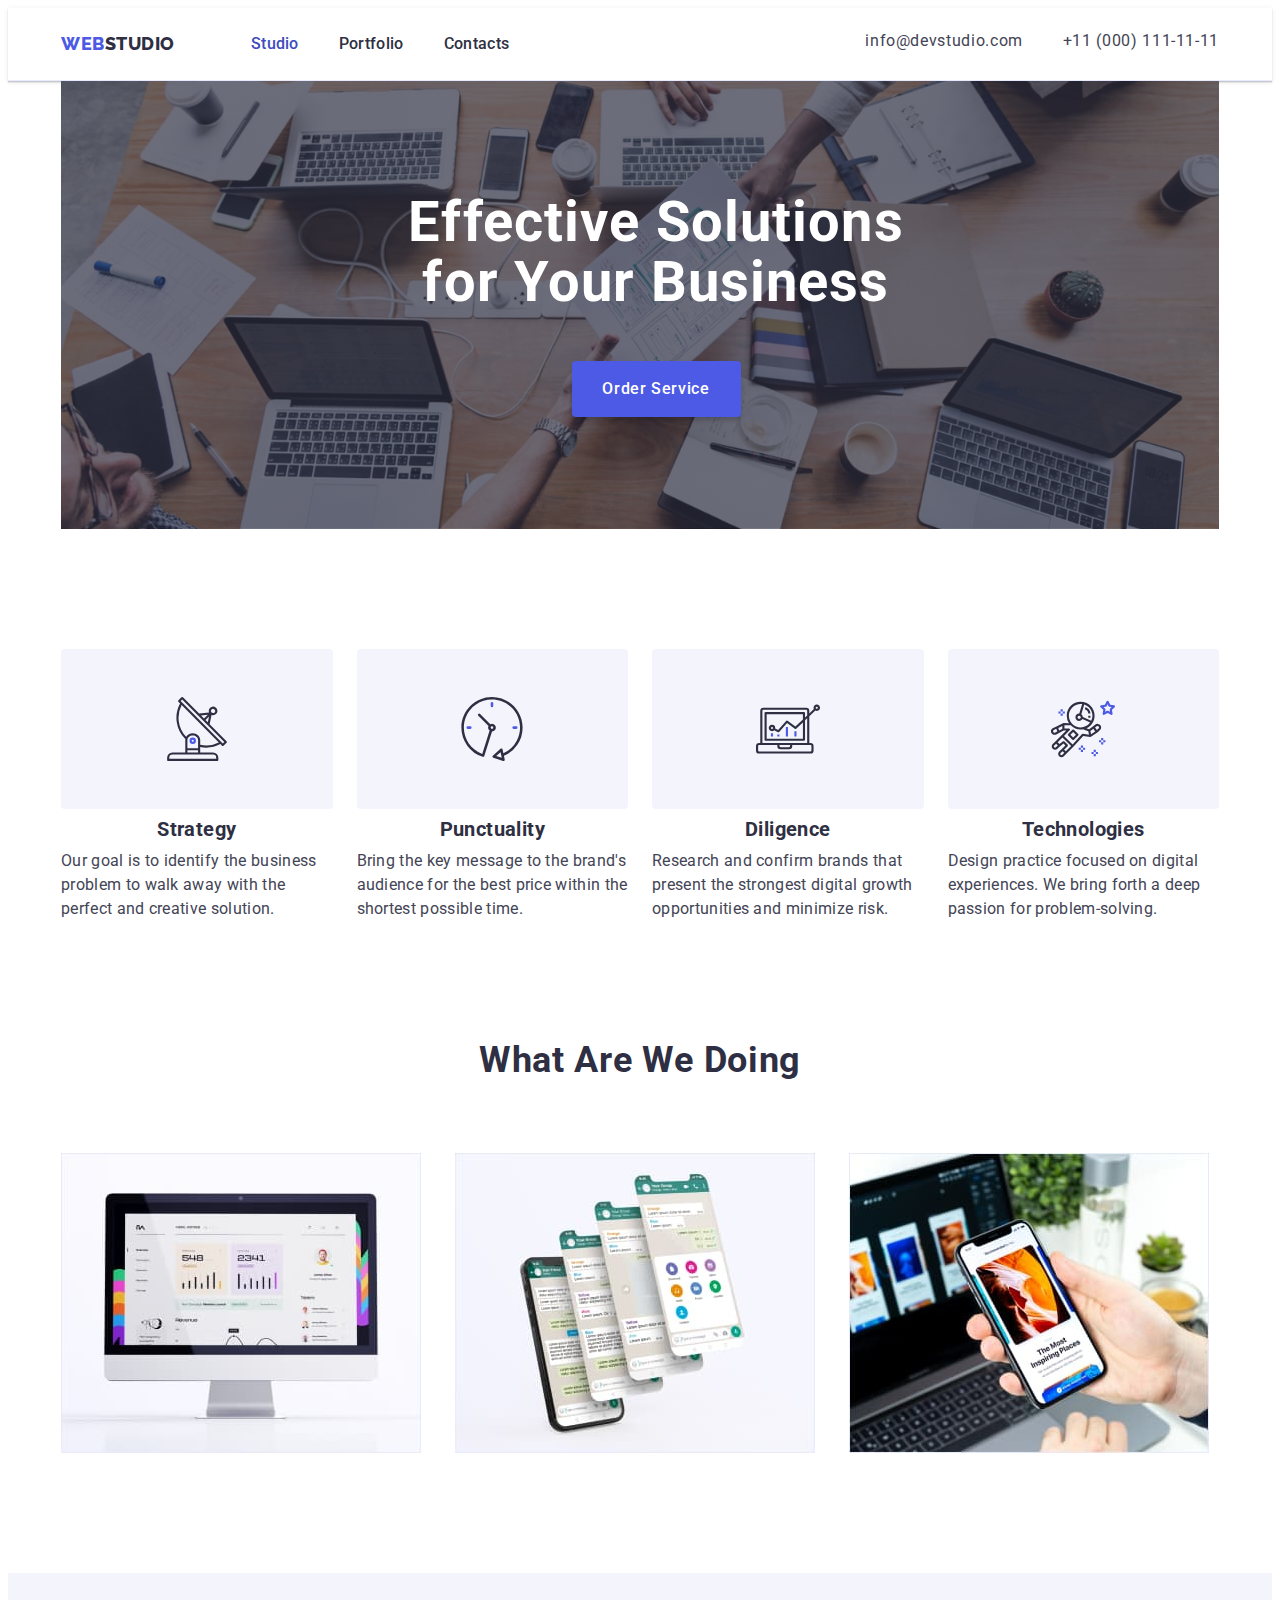
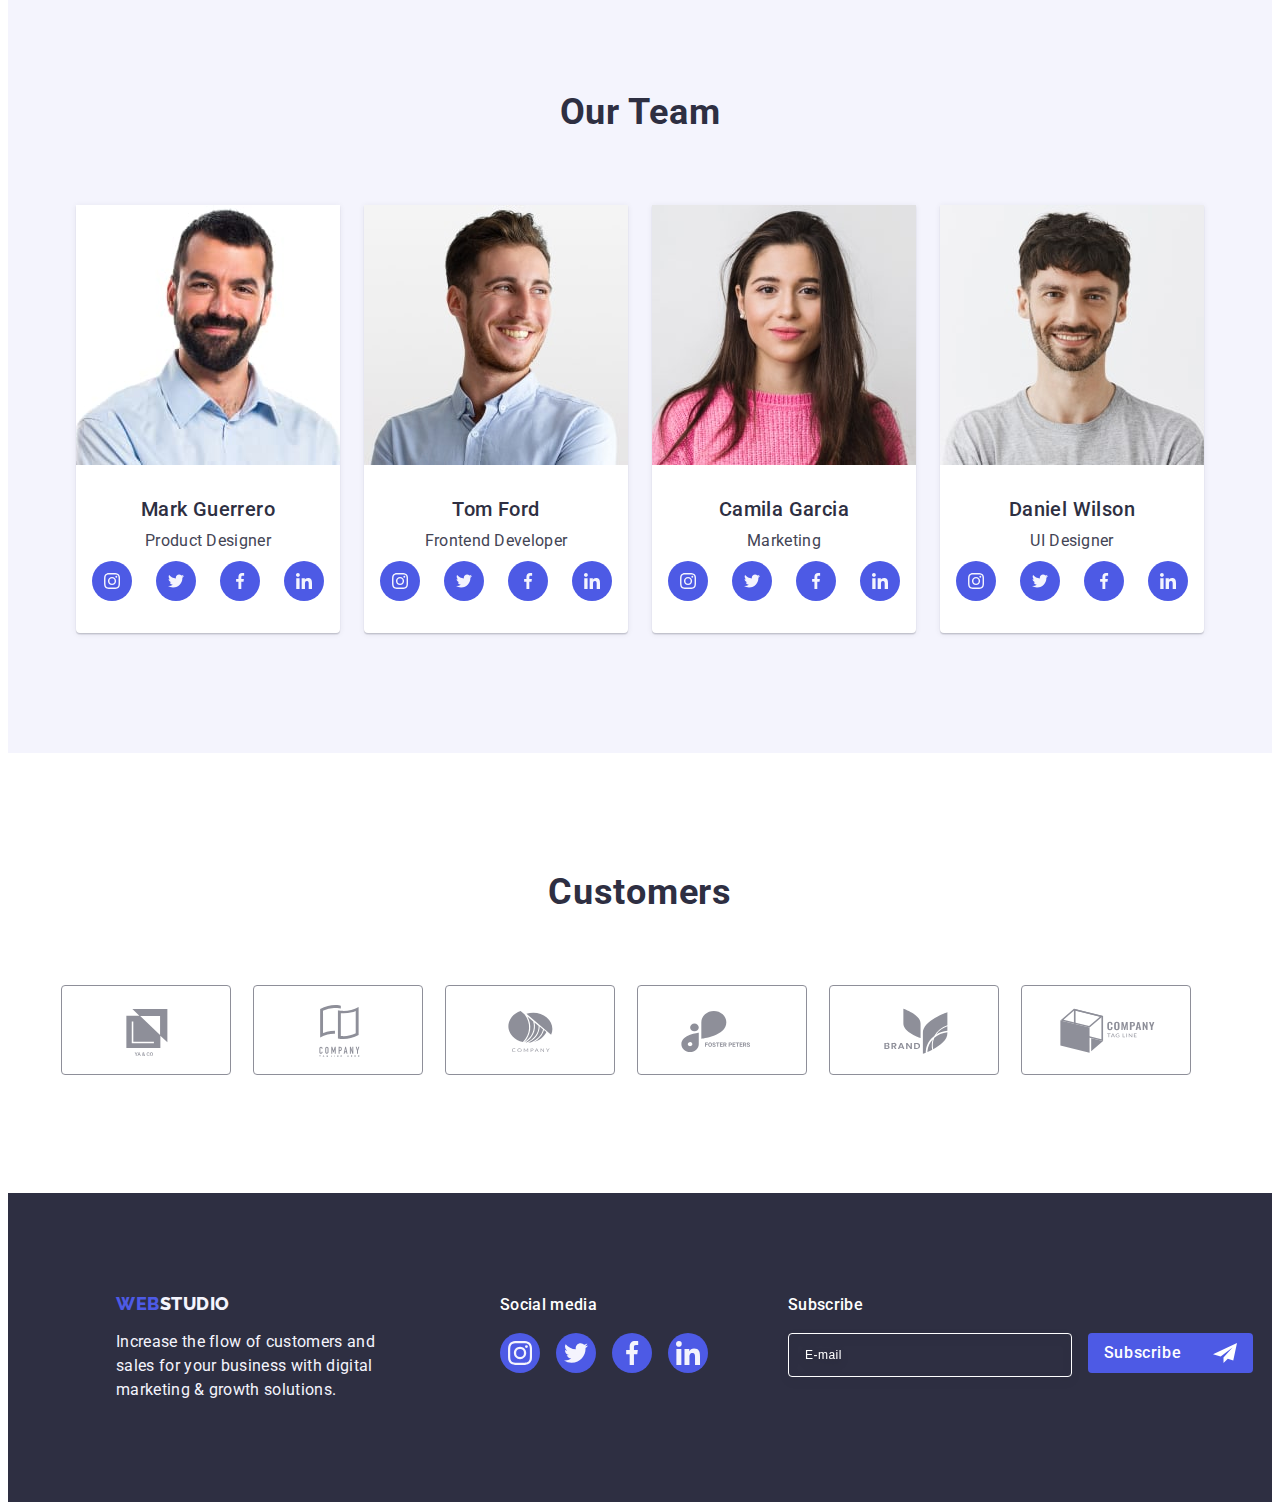
<file: index.html>
<!DOCTYPE html>
<html lang="en">
  <head>
    <meta charset="UTF-8" />
    <meta
      name="viewport"
      content="width=device-width, initial-scale=1.0"
    />
    <title>WebStudio</title>
    <!-- NORMALIZE NORMALIZE NORMALIZE NORMALIZE-->
    <link
      rel="stylesheet"
      href="https://cdnjs.cloudflare.com/ajax/libs/modern-normalize/2.0.0/modern-normalize.min.css"
      integrity="sha512-4xo8blKMVCiXpTaLzQSLSw3KFOVPWhm/TRtuPVc4WG6kUgjH6J03IBuG7JZPkcWMxJ5huwaBpOpnwYElP/m6wg=="
      crossorigin="anonymous"
      referrerpolicy="no-referrer"
    />
    <!-- FONTS FONTS FONTS FONTS FONTS -->
    <link rel="stylesheet" href="./css/style.css" />
    <link rel="stylesheet" href="./css/media.css" />
    <link
      rel="preconnect"
      href="https://fonts.googleapis.com"
    />
    <link
      rel="preconnect"
      href="https://fonts.gstatic.com"
      crossorigin
    />
    <link
      href="https://fonts.googleapis.com/css2?family=Raleway:wght@800&family=Roboto:wght@400;500;700&display=swap"
      rel="stylesheet"
    />
  </head>
  <body>
    <!-- HEADER -->
    <header class="header">
      <div class="container header-section">
        <nav class="header-navigation list">
          <a class="header-logo link" href="./index.html"
            >Web<span class="header-logo-color"
              >Studio</span
            ></a
          >
          <ul class="header-list list">
            <li class="header-menu-item">
              <a
                class="header-link-menu current link"
                href="./index.html"
                >Studio</a
              >
            </li>
            <li class="header-menu-item">
              <a
                class="header-link-menu link"
                href="./portfolio.html"
                >Portfolio</a
              >
            </li>
            <li class="header-menu-item">
              <a class="header-link-menu link" href=""
                >Contacts</a
              >
            </li>
          </ul>
        </nav>
        <address class="header-address">
          <ul class="header-address-list list">
            <li class="header-address-item">
              <a
                class="header-link-address link"
                href="mailto:info@devstudio.com"
              >
                info@devstudio.com</a
              >
            </li>
            <li class="header-address-item">
              <a
                class="header-link-address link"
                href="tel:+110001111111"
                >+11 (000) 111-11-11</a
              >
            </li>
          </ul>
        </address>
        <button
          type="button"
          class="burger-open"
          data-menu-open
        >
          <svg class="burger-menu" width="32" height="22">
            <use
              href="./images/icons.svg#icon-menu-hamburger"
            ></use>
          </svg>
        </button>
      </div>
      <!-- mobile menu -->
      <div class="mobile-menu is-hidden" data-menu>
        <button
          class="modal-button-close"
          data-menu-close
          type="button"
        >
          <svg
            class="modal-close-icon"
            width="8"
            height="8"
          >
            <use href="./images/icons.svg#icon-close"></use>
          </svg>
        </button>
        <!-- links studio portfolio contacts -->
        <div>
          <ul class="burger-list-link list">
            <li class="burger-menu-item link">
              <a
                class="burger-link-menu current link"
                href="./index.html"
                >Studio</a
              >
            </li>
            <li class="burger-menu-item link">
              <a
                class="burger-link-menu link"
                href="./portfolio.html"
                >Portfolio</a
              >
            </li>
            <li class="burger-menu-item link">
              <a class="burger-link-menu link" href=""
                >Contacts</a
              >
            </li>
          </ul>
        </div>
        <!-- number mail social -->
        <div>
          <address class="burger-address">
            <ul class="burger-address-list list">
              <li class="burger-address-item link">
                <a
                  class="burger-link-tel link"
                  href="tel:+110001111111"
                  >+11 (000) 111-11-11</a
                >
              </li>
              <li class="burger-address-item link">
                <a
                  class="burger-link-address link"
                  href="mailto:info@devstudio.com"
                >
                  info@devstudio.com</a
                >
              </li>
            </ul>
          </address>
          <ul class="burger-social-icon list">
            <li class="burger-social-item">
              <a
                class="burger-links link"
                href="https://www.instagram.com/"
                target="_blank"
              >
                <svg
                  class="card-icons"
                  width="24"
                  height="24"
                >
                  <use
                    href="./images/icons.svg#icon-instagram-2"
                  ></use>
                </svg>
              </a>
            </li>
            <li class="burger-social-item">
              <a
                class="burger-links link"
                href="https://twitter.com/"
                target="_blank"
              >
                <svg
                  class="card-icons"
                  width="24"
                  height="24"
                >
                  <use
                    href="./images/icons.svg#icon-twitter-1"
                  ></use>
                </svg>
              </a>
            </li>
            <li class="burger-social-item">
              <a
                class="burger-links link"
                href="https://www.facebook.com/"
                target="_blank"
              >
                <svg
                  class="card-icons"
                  width="24"
                  height="24"
                >
                  <use
                    href="./images/icons.svg#icon-facebook-1"
                  ></use>
                </svg>
              </a>
            </li>
            <li class="burger-social-item">
              <a
                class="burger-links link"
                href="https://www.linkedin.com/"
                target="_blank"
              >
                <svg
                  class="card-icons"
                  width="24"
                  height="24"
                >
                  <use
                    href="./images/icons.svg#icon-linkedin-1"
                  ></use>
                </svg>
              </a>
            </li>
          </ul>
        </div>
      </div>
    </header>
    <main>
      <!------------------------ HERO ------------------------>
      <section class="hero">
        <div class="container">
          <h1 class="hero-title">
            Effective Solutions for Your Business
          </h1>
          <button
            type="button"
            class="main-button"
            data-modal-open
          >
            Order Service
          </button>
        </div>
      </section>
      <!-- 2 ADVANTAGES -->
      <section class="advantage">
        <div class="container">
          <h2 class="visually-hidden">Adnantage</h2>
          <ul class="advantage-list list">
            <li class="advantage-item">
              <div class="container-icon-advantages">
                <svg
                  class="advantage-icon"
                  width="64"
                  height="64"
                >
                  <use
                    href="./images/icons.svg#icon-antenna-1"
                  ></use>
                </svg>
              </div>
              <h3 class="advantage-subtitle">Strategy</h3>
              <p class="advantage-item-text">
                Our goal is to identify the business problem
                to walk away with the perfect and creative
                solution.
              </p>
            </li>
            <li class="advantage-item">
              <div class="container-icon-advantages">
                <svg
                  class="advantage-icon"
                  width="64"
                  height="64"
                >
                  <use
                    href="./images/icons.svg#icon-clock-1"
                  ></use>
                </svg>
              </div>
              <h3 class="advantage-subtitle">
                Punctuality
              </h3>
              <p class="advantage-item-text">
                Bring the key message to the brand's
                audience for the best price within the
                shortest possible time.
              </p>
            </li>
            <li class="advantage-item">
              <div class="container-icon-advantages">
                <svg
                  class="advantage-icon"
                  width="64"
                  height="64"
                >
                  <use
                    href="./images/icons.svg#icon-diagram-1"
                  ></use>
                </svg>
              </div>
              <h3 class="advantage-subtitle">Diligence</h3>
              <p class="advantage-item-text">
                Research and confirm brands that present the
                strongest digital growth opportunities and
                minimize risk.
              </p>
            </li>
            <li class="advantage-item">
              <div class="container-icon-advantages">
                <svg
                  class="advantage-icon"
                  width="64"
                  height="64"
                >
                  <use
                    href="./images/icons.svg#icon-astronaut-1"
                  ></use>
                </svg>
              </div>
              <h3 class="advantage-subtitle">
                Technologies
              </h3>
              <p class="advantage-item-text">
                Design practice focused on digital
                experiences. We bring forth a deep passion
                for problem-solving.
              </p>
            </li>
          </ul>
        </div>
      </section>
      <!-- 3 WHAT WE DO -->
      <section class="about">
        <div class="container">
          <h2 class="about-subtitle">What are we doing</h2>
          <ul class="about-list list">
            <li class="about-item">
              <img
                src="./images/img1.jpg"
                alt="Notebook"
                width="360"
                height="300"
              />
            </li>
            <li class="about-item">
              <img
                src="./images/img2.jpg"
                alt="Phones"
                width="360"
                height="300"
              />
            </li>
            <li class="about-item">
              <img
                src="./images/img3.jpg"
                alt="Notebook"
                width="360"
                height="300"
              />
            </li>
          </ul>
        </div>
      </section>
      <!-- 4 OUR TEAM -->
      <section class="team">
        <div class="container">
          <h2 class="team-people">Our Team</h2>
          <ul class="team-list list">
            <li class="team-item">
              <img
                src="./images/img-team0.jpg"
                alt="Mark Guerrero"
                width="264"
                height="260"
              />
              <div class="container-card-names">
                <h3 class="team-names">Mark Guerrero</h3>
                <p class="team-item-text">
                  Product Designer
                </p>
                <ul class="social-list-icon list">
                  <li class="social-item-icon">
                    <a
                      class="social-links link"
                      href="https://www.instagram.com/"
                      target="_blank"
                    >
                      <svg
                        class="card-icons"
                        width="16"
                        height="16"
                      >
                        <use
                          href="./images/icons.svg#icon-instagram-2"
                        ></use>
                      </svg>
                    </a>
                  </li>
                  <li class="social-item-icon">
                    <a
                      class="social-links link"
                      href="https://twitter.com/"
                      target="_blank"
                    >
                      <svg
                        class="card-icons"
                        width="16"
                        height="16"
                      >
                        <use
                          href="./images/icons.svg#icon-twitter-1"
                        ></use>
                      </svg>
                    </a>
                  </li>
                  <li class="social-item-icon">
                    <a
                      class="social-links link"
                      href="https://www.facebook.com/"
                      target="_blank"
                    >
                      <svg
                        class="card-icons"
                        width="16"
                        height="16"
                      >
                        <use
                          href="./images/icons.svg#icon-facebook-1"
                        ></use>
                      </svg>
                    </a>
                  </li>
                  <li class="social-item-icon">
                    <a
                      class="social-links link"
                      href="https://www.linkedin.com/"
                      target="_blank"
                    >
                      <svg
                        class="card-icons"
                        width="16"
                        height="16"
                      >
                        <use
                          href="./images/icons.svg#icon-linkedin-1"
                        ></use>
                      </svg>
                    </a>
                  </li>
                </ul>
              </div>
            </li>
            <li class="team-item">
              <img
                src="./images/img-team1.jpg"
                alt="Tom Ford"
                width="264"
                height="260"
              />
              <div class="container-card-names">
                <h3 class="team-names">Tom Ford</h3>
                <p class="team-item-text">
                  Frontend Developer
                </p>
                <ul class="social-list-icon list">
                  <li class="social-item-icon">
                    <a
                      class="social-links link"
                      href="https://www.instagram.com/"
                      target="_blank"
                    >
                      <svg
                        class="card-icons"
                        width="16"
                        height="16"
                      >
                        <use
                          href="./images/icons.svg#icon-instagram-2"
                        ></use>
                      </svg>
                    </a>
                  </li>
                  <li class="social-item-icon">
                    <a
                      class="social-links link"
                      href="https://twitter.com/"
                      target="_blank"
                    >
                      <svg
                        class="card-icons"
                        width="16"
                        height="16"
                      >
                        <use
                          href="./images/icons.svg#icon-twitter-1"
                        ></use>
                      </svg>
                    </a>
                  </li>
                  <li class="social-item-icon">
                    <a
                      class="social-links link"
                      href="https://www.facebook.com/"
                      target="_blank"
                    >
                      <svg
                        class="card-icons"
                        width="16"
                        height="16"
                      >
                        <use
                          href="./images/icons.svg#icon-facebook-1"
                        ></use>
                      </svg>
                    </a>
                  </li>
                  <li class="social-item-icon">
                    <a
                      class="social-links link"
                      href="https://www.linkedin.com/"
                      target="_blank"
                    >
                      <svg
                        class="card-icons"
                        width="16"
                        height="16"
                      >
                        <use
                          href="./images/icons.svg#icon-linkedin-1"
                        ></use>
                      </svg>
                    </a>
                  </li>
                </ul>
              </div>
            </li>
            <li class="team-item">
              <img
                src="./images/img-team2.jpg"
                alt="Camila Garcia"
                width="264"
                height="260"
              />
              <div class="container-card-names">
                <h3 class="team-names">Camila Garcia</h3>
                <p class="team-item-text">Marketing</p>
                <ul class="social-list-icon list">
                  <li class="social-item-icon">
                    <a
                      class="social-links link"
                      href="https://www.instagram.com/"
                      target="_blank"
                    >
                      <svg
                        class="card-icons"
                        width="16"
                        height="16"
                      >
                        <use
                          href="./images/icons.svg#icon-instagram-2"
                        ></use>
                      </svg>
                    </a>
                  </li>
                  <li class="social-item-icon">
                    <a
                      class="social-links link"
                      href="https://twitter.com/"
                      target="_blank"
                    >
                      <svg
                        class="card-icons"
                        width="16"
                        height="16"
                      >
                        <use
                          href="./images/icons.svg#icon-twitter-1"
                        ></use>
                      </svg>
                    </a>
                  </li>
                  <li class="social-item-icon">
                    <a
                      class="social-links link"
                      href="https://www.facebook.com/"
                      target="_blank"
                    >
                      <svg
                        class="card-icons"
                        width="16"
                        height="16"
                      >
                        <use
                          href="./images/icons.svg#icon-facebook-1"
                        ></use>
                      </svg>
                    </a>
                  </li>
                  <li class="social-item-icon">
                    <a
                      class="social-links link"
                      href="https://www.linkedin.com/"
                      target="_blank"
                    >
                      <svg
                        class="card-icons"
                        width="16"
                        height="16"
                      >
                        <use
                          href="./images/icons.svg#icon-linkedin-1"
                        ></use>
                      </svg>
                    </a>
                  </li>
                </ul>
              </div>
            </li>
            <li class="team-item">
              <img
                src="./images/img-team3.jpg"
                alt="Daniel Wilson"
                width="264"
                height="260"
              />
              <div class="container-card-names">
                <h3 class="team-names">Daniel Wilson</h3>
                <p class="team-item-text">UI Designer</p>
                <ul class="social-list-icon list">
                  <li class="social-item-icon">
                    <a
                      class="social-links link"
                      href="https://www.instagram.com/"
                      target="_blank"
                    >
                      <svg
                        class="card-icons"
                        width="16"
                        height="16"
                      >
                        <use
                          href="./images/icons.svg#icon-instagram-2"
                        ></use>
                      </svg>
                    </a>
                  </li>
                  <li class="social-item-icon">
                    <a
                      class="social-links link"
                      href="https://twitter.com/"
                      target="_blank"
                    >
                      <svg
                        class="card-icons"
                        width="16"
                        height="16"
                      >
                        <use
                          href="./images/icons.svg#icon-twitter-1"
                        ></use>
                      </svg>
                    </a>
                  </li>
                  <li class="social-item-icon">
                    <a
                      class="social-links link"
                      href="https://www.facebook.com/"
                      target="_blank"
                    >
                      <svg
                        class="card-icons"
                        width="16"
                        height="16"
                      >
                        <use
                          href="./images/icons.svg#icon-facebook-1"
                        ></use>
                      </svg>
                    </a>
                  </li>
                  <li class="social-item-icon">
                    <a
                      class="social-links link"
                      href="https://www.linkedin.com/"
                      target="_blank"
                    >
                      <svg
                        class="card-icons"
                        width="16"
                        height="16"
                      >
                        <use
                          href="./images/icons.svg#icon-linkedin-1"
                        ></use>
                      </svg>
                    </a>
                  </li>
                </ul>
              </div>
            </li>
          </ul>
        </div>
      </section>
      <!-- 5 CUSTOMERS -->
      <section class="customer">
        <div class="container">
          <h2 class="customer-title">Customers</h2>
          <ul class="customer-list list">
            <li class="customer-item">
              <a
                class="customer-link link"
                href="./index.html"
              >
                <svg
                  class="customer-icons"
                  width="104"
                  height="56"
                >
                  <use
                    href="./images/icons.svg#icon-Logo"
                  ></use>
                </svg>
              </a>
            </li>
            <li class="customer-item">
              <a
                class="customer-link link"
                href="./index.html"
              >
                <svg
                  class="customer-icons"
                  width="104"
                  height="56"
                >
                  <use
                    href="./images/icons.svg#icon-Logo-1"
                  ></use>
                </svg>
              </a>
            </li>
            <li class="customer-item">
              <a
                class="customer-link link"
                href="./index.html"
              >
                <svg
                  class="customer-icons"
                  width="104"
                  height="56"
                >
                  <use
                    href="./images/icons.svg#icon-Logo-2"
                  ></use>
                </svg>
              </a>
            </li>
            <li class="customer-item">
              <a
                class="customer-link link"
                href="./index.html"
              >
                <svg
                  class="customer-icons"
                  width="104"
                  height="56"
                >
                  <use
                    href="./images/icons.svg#icon-Logo-3"
                  ></use>
                </svg>
              </a>
            </li>
            <li class="customer-item">
              <a
                class="customer-link link"
                href="./index.html"
              >
                <svg
                  class="customer-icons"
                  width="104"
                  height="56"
                >
                  <use
                    href="./images/icons.svg#icon-Logo-4"
                  ></use>
                </svg>
              </a>
            </li>
            <li class="customer-item">
              <a
                class="customer-link link"
                href="./index.html"
              >
                <svg
                  class="customer-icons"
                  width="104"
                  height="56"
                >
                  <use
                    href="./images/icons.svg#icon-Logo-5"
                  ></use>
                </svg>
              </a>
            </li>
          </ul>
        </div>
      </section>
    </main>

    <!-- FOOTER -->
    <footer class="footer">
      <div class="container footer">
        <div class="container-description">
          <a class="footer-logo link" href="./index.html"
            >Web<span class="footer-decoration-logo"
              >Studio</span
            ></a
          >
          <p class="footer-text">
            Increase the flow of customers and sales for
            your business with digital marketing & growth
            solutions.
          </p>
        </div>
        <div class="container-social">
          <p class="social-title-footer">Social media</p>
          <ul class="social-icon-footer list">
            <li class="social-icon-item">
              <a
                class="social-links-footer link"
                href="https://www.instagram.com/"
                target="_blank"
              >
                <svg
                  class="card-icons"
                  width="24"
                  height="24"
                >
                  <use
                    href="./images/icons.svg#icon-instagram-2"
                  ></use>
                </svg>
              </a>
            </li>
            <li class="social-icon-item">
              <a
                class="social-links-footer link"
                href="https://twitter.com/"
                target="_blank"
              >
                <svg
                  class="card-icons"
                  width="24"
                  height="24"
                >
                  <use
                    href="./images/icons.svg#icon-twitter-1"
                  ></use>
                </svg>
              </a>
            </li>
            <li class="social-icon-item">
              <a
                class="social-links-footer link"
                href="https://www.facebook.com/"
                target="_blank"
              >
                <svg
                  class="card-icons"
                  width="24"
                  height="24"
                >
                  <use
                    href="./images/icons.svg#icon-facebook-1"
                  ></use>
                </svg>
              </a>
            </li>
            <li class="social-icon-item">
              <a
                class="social-links-footer link"
                href="https://www.linkedin.com/"
                target="_blank"
              >
                <svg
                  class="card-icons"
                  width="24"
                  height="24"
                >
                  <use
                    href="./images/icons.svg#icon-linkedin-1"
                  ></use>
                </svg>
              </a>
            </li>
          </ul>
        </div>
        <div class="container-subscribe">
          <p class="subscribe-title-footer">Subscribe</p>
          <form class="form-footer">
            <label class="form-input-footer">
              <input
                class="input-email-footer"
                type="email"
                name="email"
                placeholder="E-mail"
              />
            </label>
            <button class="subscribe-button" type="submit">
              Subscribe
              <svg
                class="icon-subscribe-footer"
                width="24"
                height="24"
              >
                <use
                  href="./images/icons.svg#icon-subscribe"
                ></use>
              </svg>
            </button>
          </form>
        </div>
      </div>
    </footer>
    <!-- MODAL WINDOW -->
    <div class="backdrop is-hidden" data-modal>
      <div class="modal">
        <button
          class="modal-button-close"
          data-modal-close
          type="button"
        >
          <svg
            class="modal-close-icon"
            width="8"
            height="8"
          >
            <use href="./images/icons.svg#icon-close"></use>
          </svg>
        </button>
        <p class="modal-title">
          Leave your contacts and we will call you back
        </p>
        <form class="modal-form">
          <div class="modal-field">
            <label for="user-name" class="modal-label"
              >Name</label
            >
            <div class="modal-input-wrap">
              <input
                class="modal-input"
                type="text"
                name="user-name"
                id="user-name"
              />
              <svg
                class="modal-icon-input"
                width="18"
                height="24"
              >
                <use
                  href="./images/icons.svg#icon-user"
                ></use>
              </svg>
            </div>
          </div>
          <div class="modal-field">
            <label for="tel" class="modal-label">
              Phone
            </label>
            <div class="modal-input-wrap">
              <input
                class="modal-input"
                type="tel"
                name="phone"
                id="tel"
              />
              <svg
                class="modal-icon-input"
                width="18"
                height="24"
              >
                <use
                  href="./images/icons.svg#icon-phone"
                ></use>
              </svg>
            </div>
          </div>
          <div class="modal-field">
            <label for="email" class="modal-label">
              Email
            </label>
            <div class="modal-input-wrap">
              <input
                class="modal-input"
                type="email"
                name="email"
                id="email"
              />
              <svg
                class="modal-icon-input"
                width="18"
                height="24"
              >
                <use
                  href="./images/icons.svg#icon-email"
                ></use>
              </svg>
            </div>
          </div>
          <div class="modal-field comment">
            <label for="user-comment" class="modal-label">
              Comment
            </label>
            <textarea
              class="modal-comment"
              name="user-comment"
              id="user-comment"
              placeholder="Text input"
            ></textarea>
          </div>
          <div class="privacy-checkbox">
            <input
              class="checkbox visually-hidden"
              type="checkbox"
              id="user-privacy"
              name="user-privacy"
              value="true"
            />
            <label for="user-privacy" class="accept-link">
              <span class="privacy-span">
                <svg
                  class="check-icon"
                  width="10"
                  height="8"
                >
                  <use
                    href="./images/icons.svg#icon-click"
                  ></use>
                </svg>
              </span>
              I accept the terms and conditions of the
              <a href="" class="privacy-link"
                >Privacy Policy</a
              ></label
            >
          </div>
          <button class="modal-button-submit" type="submit">
            Send
          </button>
        </form>
      </div>
    </div>
    <script src="./js/modal.js"></script>
    <script src="./js/menu.js"></script>
  </body>
</html>
</file>
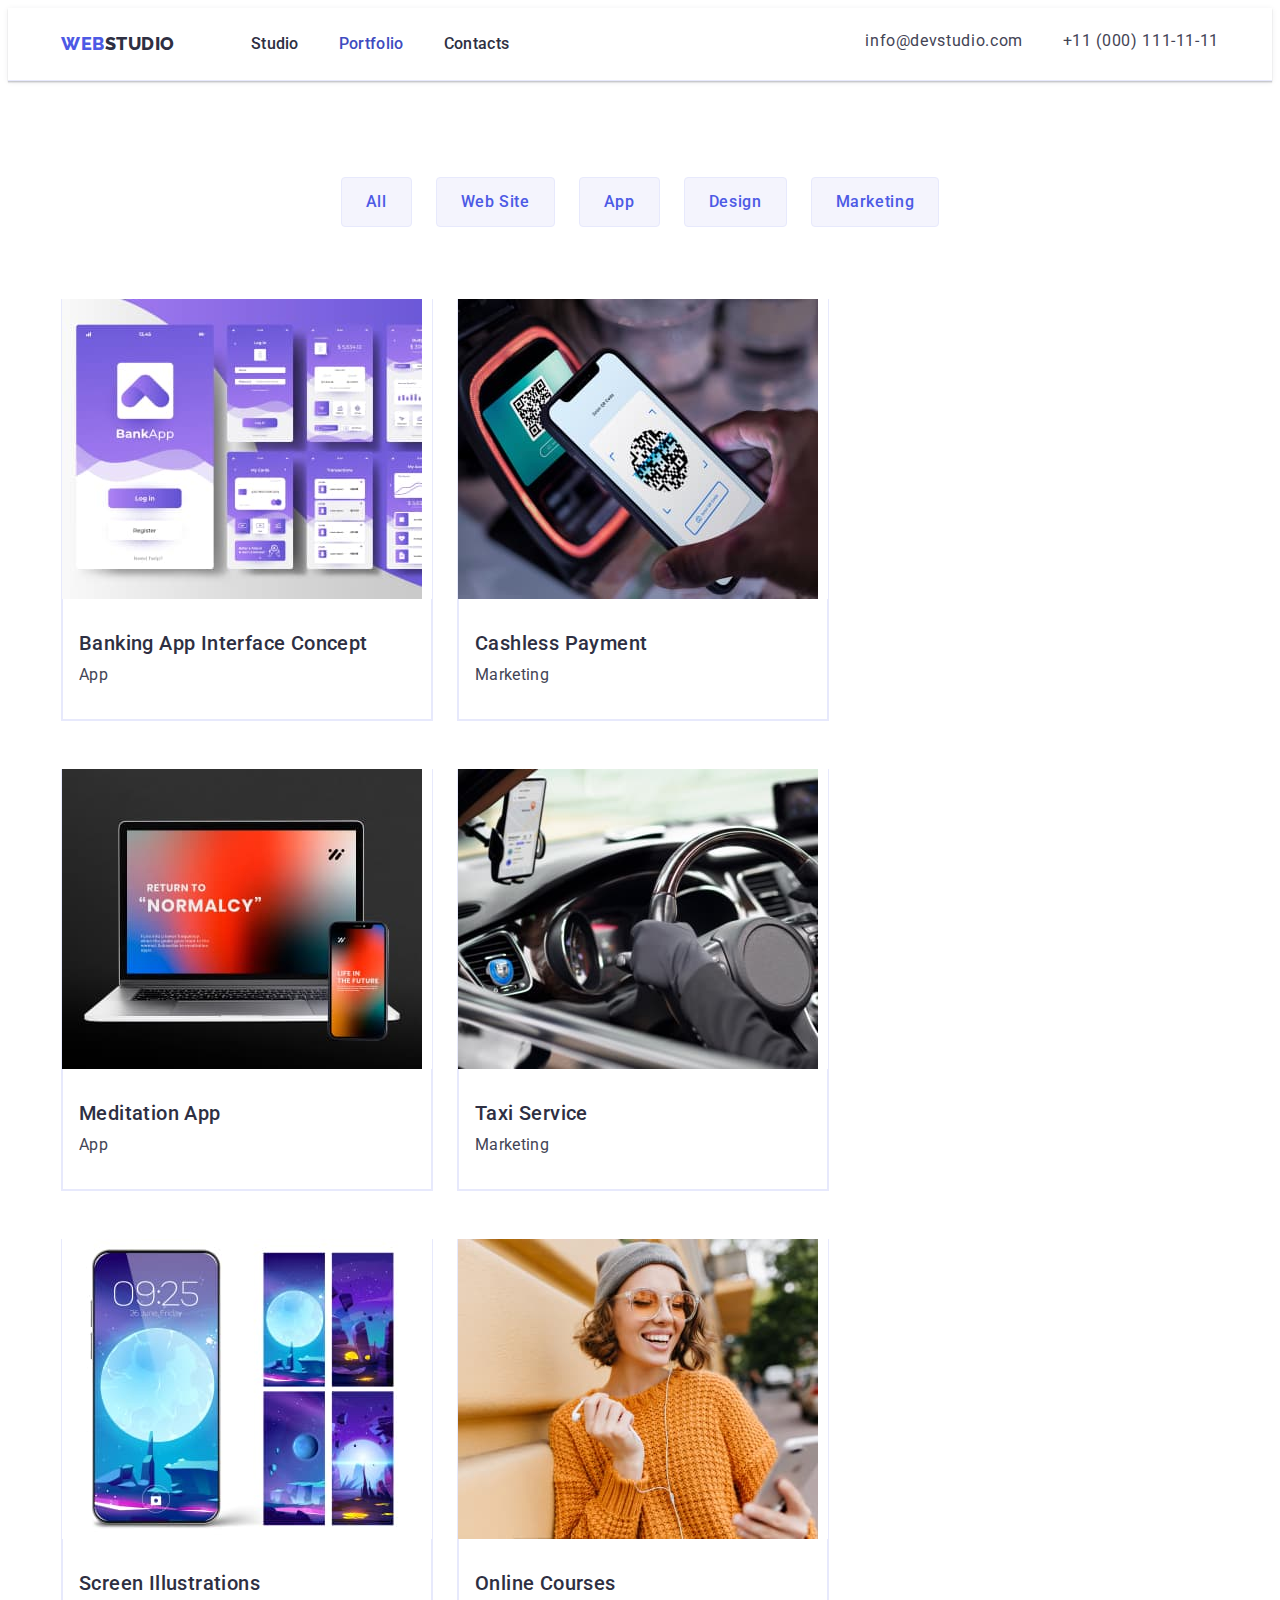
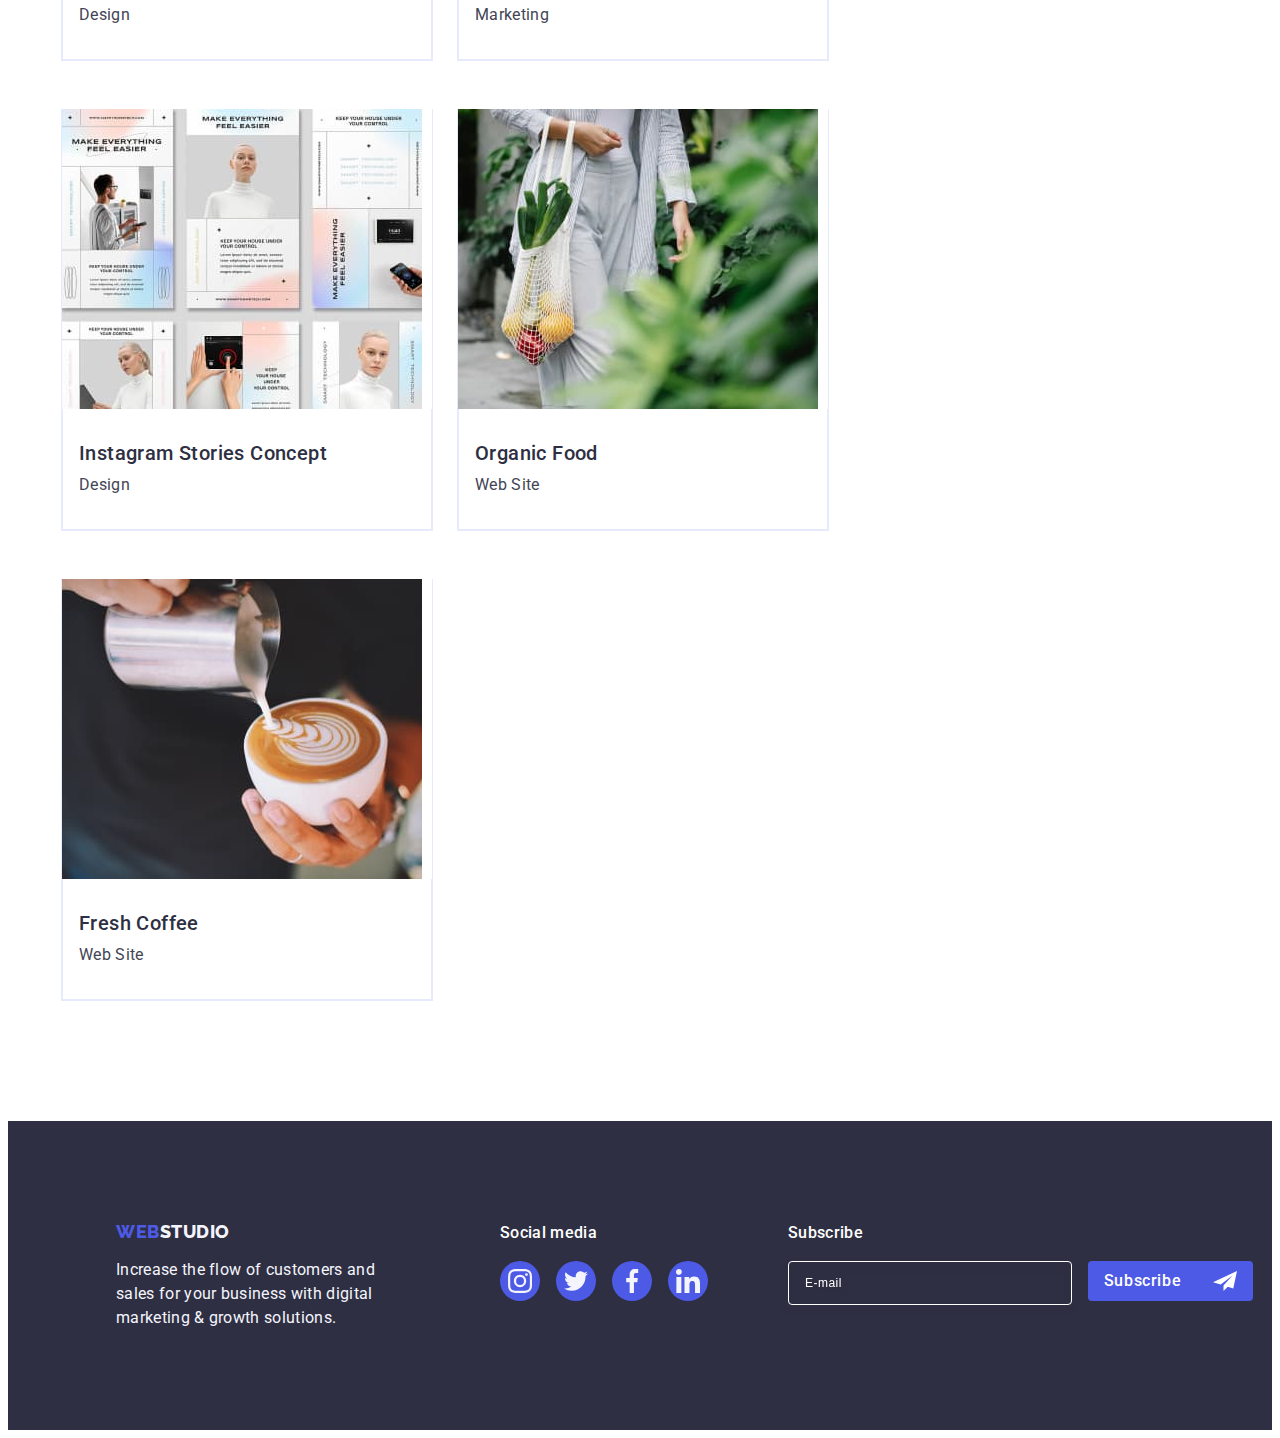
<file: portfolio.html>
<!DOCTYPE html>
<html lang="en">
  <head>
    <meta charset="UTF-8" />
    <meta
      name="viewport"
      content="width=device-width, initial-scale=1.0"
    />
    <title>WebStudio</title>
    <!-- NORMALIZE NORMALIZE NORMALIZE NORMALIZE-->
    <link
      rel="stylesheet"
      href="https://cdnjs.cloudflare.com/ajax/libs/modern-normalize/2.0.0/modern-normalize.min.css"
      integrity="sha512-4xo8blKMVCiXpTaLzQSLSw3KFOVPWhm/TRtuPVc4WG6kUgjH6J03IBuG7JZPkcWMxJ5huwaBpOpnwYElP/m6wg=="
      crossorigin="anonymous"
      referrerpolicy="no-referrer"
    />
    <!-- FONTS FONTS FONTS FONTS FONTS -->
    <link rel="stylesheet" href="./css/style.css" />
    <link rel="stylesheet" href="./css/media.css" />
    <link
      rel="preconnect"
      href="https://fonts.googleapis.com"
    />
    <link
      rel="preconnect"
      href="https://fonts.gstatic.com"
      crossorigin
    />
    <link
      href="https://fonts.googleapis.com/css2?family=Raleway:wght@800&family=Roboto:wght@400;500;700&display=swap"
      rel="stylesheet"
    />
  </head>
  <body>
    <!-- HEADER -->
    <header class="header">
      <div class="container header-section">
        <nav class="header-navigation list">
          <a class="header-logo link" href="./index.html"
            >Web<span class="header-logo-color"
              >Studio</span
            ></a
          >
          <ul class="header-list list">
            <li class="header-menu-item">
              <a
                class="header-link-menu link"
                href="./index.html"
                >Studio</a
              >
            </li>
            <li class="header-menu-item">
              <a
                class="header-link-menu current link"
                href="./portfolio.html"
                >Portfolio</a
              >
            </li>
            <li class="header-menu-item">
              <a class="header-link-menu link" href=""
                >Contacts</a
              >
            </li>
          </ul>
        </nav>
        <address class="header-address">
          <ul class="header-address-list list">
            <li class="header-address-item">
              <a
                class="header-link-address link"
                href="mailto:info@devstudio.com"
              >
                info@devstudio.com</a
              >
            </li>
            <li class="header-address-item">
              <a
                class="header-link-address link"
                href="tel:+110001111111"
                >+11 (000) 111-11-11</a
              >
            </li>
          </ul>
        </address>
      </div>
    </header>
    <!-- SECTION -->
    <main>
      <section class="portfolio-section">
        <div class="container">
          <h1 class="visually-hidden">Adnantage</h1>
          <ul class="portfolio-list list">
            <li class="portfilio-item">
              <button
                class="portfilio-button"
                type="button"
              >
                All
              </button>
            </li>
            <li class="portfilio-item">
              <button
                class="portfilio-button"
                type="button"
              >
                Web Site
              </button>
            </li>
            <li class="portfilio-item">
              <button
                class="portfilio-button"
                type="button"
              >
                App
              </button>
            </li>
            <li class="portfilio-item">
              <button
                class="portfilio-button"
                type="button"
              >
                Design
              </button>
            </li>
            <li class="portfilio-item">
              <button
                class="portfilio-button"
                type="button"
              >
                Marketing
              </button>
            </li>
          </ul>
          <!-- Cards -->
          <ul class="card-list list">
            <li class="card-item link">
              <a href="" class="card-link link">
                <div class="card-image">
                  <img
                    src="./images/banking-app.jpg"
                    alt="Banking App Interface Concept"
                    width="360"
                    height="300"
                  />
                  <p class="card-paragraph">
                    14 Stylish and User-Friendly App Design
                    Concepts · Task Manager App · Calorie
                    Tracker App · Exotic Fruit Ecommerce App
                    · Cloud Storage App
                  </p>
                </div>

                <div class="container-card-content">
                  <h2 class="card-name">
                    Banking App Interface Concept
                  </h2>
                  <p class="card-description">App</p>
                </div>
              </a>
            </li>
            <li class="card-item link">
              <a href="" class="card-link link">
                <div class="card-image">
                  <img
                    src="./images/marketing.jpg"
                    alt="Cashless Payment"
                    width="360"
                    height="300"
                  />
                  <p class="card-paragraph">
                    14 Stylish and User-Friendly App Design
                    Concepts · Task Manager App · Calorie
                    Tracker App · Exotic Fruit Ecommerce App
                    · Cloud Storage App
                  </p>
                </div>

                <div class="container-card-content">
                  <h2 class="card-name">
                    Cashless Payment
                  </h2>
                  <p class="card-description">Marketing</p>
                </div>
              </a>
            </li>
            <li class="card-item link">
              <a href="" class="card-link link">
                <div class="card-image">
                  <img
                    src="./images/meditation.jpg"
                    alt="Meditation App"
                    width="360"
                    height="300"
                  />
                  <p class="card-paragraph">
                    14 Stylish and User-Friendly App Design
                    Concepts · Task Manager App · Calorie
                    Tracker App · Exotic Fruit Ecommerce App
                    · Cloud Storage App
                  </p>
                </div>

                <div class="container-card-content">
                  <h2 class="card-name">Meditation App</h2>
                  <p class="card-description">App</p>
                </div>
              </a>
            </li>
            <li class="card-item link">
              <a href="" class="card-link link">
                <div class="card-image">
                  <img
                    src="./images/service.jpg"
                    alt="Taxi Service"
                    width="360"
                    height="300"
                  />
                  <p class="card-paragraph">
                    14 Stylish and User-Friendly App Design
                    Concepts · Task Manager App · Calorie
                    Tracker App · Exotic Fruit Ecommerce App
                    · Cloud Storage App
                  </p>
                </div>

                <div class="container-card-content">
                  <h2 class="card-name">Taxi Service</h2>
                  <p class="card-description">Marketing</p>
                </div>
              </a>
            </li>
            <li class="card-item link">
              <a href="" class="card-link link">
                <div class="card-image">
                  <img
                    src="./images/illustrations.jpg"
                    alt="Screen Illustrations"
                    width="360"
                    height="300"
                  />
                  <p class="card-paragraph">
                    14 Stylish and User-Friendly App Design
                    Concepts · Task Manager App · Calorie
                    Tracker App · Exotic Fruit Ecommerce App
                    · Cloud Storage App
                  </p>
                </div>

                <div class="container-card-content">
                  <h2 class="card-name">
                    Screen Illustrations
                  </h2>
                  <p class="card-description">Design</p>
                </div>
              </a>
            </li>
            <li class="card-item link">
              <a href="" class="card-link link">
                <div class="card-image">
                  <img
                    src="./images/cources.jpg"
                    alt="Online cources"
                    width="360"
                    height="300"
                  />
                  <p class="card-paragraph">
                    14 Stylish and User-Friendly App Design
                    Concepts · Task Manager App · Calorie
                    Tracker App · Exotic Fruit Ecommerce App
                    · Cloud Storage App
                  </p>
                </div>

                <div class="container-card-content">
                  <h2 class="card-name">Online Courses</h2>
                  <p class="card-description">Marketing</p>
                </div>
              </a>
            </li>
            <li class="card-item link">
              <a href="" class="card-link link">
                <div class="card-image">
                  <img
                    src="./images/instagram-stories.jpg"
                    alt="Instagram Stories Concept"
                    width="360"
                    height="300"
                  />
                  <p class="card-paragraph">
                    14 Stylish and User-Friendly App Design
                    Concepts · Task Manager App · Calorie
                    Tracker App · Exotic Fruit Ecommerce App
                    · Cloud Storage App
                  </p>
                </div>

                <div class="container-card-content">
                  <h2 class="card-name">
                    Instagram Stories Concept
                  </h2>
                  <p class="card-description">Design</p>
                </div>
              </a>
            </li>
            <li class="card-item link">
              <a href="" class="card-link link">
                <div class="card-image">
                  <img
                    src="./images/food.jpg"
                    alt="Organic Food"
                    width="360"
                    height="300"
                  />
                  <p class="card-paragraph">
                    14 Stylish and User-Friendly App Design
                    Concepts · Task Manager App · Calorie
                    Tracker App · Exotic Fruit Ecommerce App
                    · Cloud Storage App
                  </p>
                </div>

                <div class="container-card-content">
                  <h2 class="card-name">Organic Food</h2>
                  <p class="card-description">Web Site</p>
                </div>
              </a>
            </li>
            <li class="card-item link">
              <a href="" class="card-link link">
                <div class="card-image">
                  <img
                    src="./images/coffee.jpg"
                    alt="Fresh Coffee"
                    width="360"
                    height="300"
                  />
                  <p class="card-paragraph">
                    14 Stylish and User-Friendly App Design
                    Concepts · Task Manager App · Calorie
                    Tracker App · Exotic Fruit Ecommerce App
                    · Cloud Storage App
                  </p>
                </div>

                <div class="container-card-content">
                  <h2 class="card-name">Fresh Coffee</h2>
                  <p class="card-description">Web Site</p>
                </div>
              </a>
            </li>
          </ul>
        </div>
      </section>
    </main>

    <!-- FOOTER -->
    <footer class="footer">
      <div class="container footer">
        <div class="container-description">
          <a class="footer-logo link" href="./index.html"
            >Web<span class="footer-decoration-logo"
              >Studio</span
            ></a
          >
          <p class="footer-text">
            Increase the flow of customers and sales for
            your business with digital marketing & growth
            solutions.
          </p>
        </div>
        <div class="container-social">
          <p class="social-title-footer">Social media</p>
          <ul class="social-icon-footer list">
            <li class="social-icon-item">
              <a
                class="social-links-footer link"
                href="https://www.instagram.com/"
                target="_blank"
              >
                <svg
                  class="card-icons"
                  width="24"
                  height="24"
                >
                  <use
                    href="./images/icons.svg#icon-instagram-2"
                  ></use>
                </svg>
              </a>
            </li>
            <li class="social-icon-item">
              <a
                class="social-links-footer link"
                href="https://twitter.com/"
                target="_blank"
              >
                <svg
                  class="card-icons"
                  width="24"
                  height="24"
                >
                  <use
                    href="./images/icons.svg#icon-twitter-1"
                  ></use>
                </svg>
              </a>
            </li>
            <li class="social-icon-item">
              <a
                class="social-links-footer link"
                href="https://www.facebook.com/"
                target="_blank"
              >
                <svg
                  class="card-icons"
                  width="24"
                  height="24"
                >
                  <use
                    href="./images/icons.svg#icon-facebook-1"
                  ></use>
                </svg>
              </a>
            </li>
            <li class="social-icon-item">
              <a
                class="social-links-footer link"
                href="https://www.linkedin.com/"
                target="_blank"
              >
                <svg
                  class="card-icons"
                  width="24"
                  height="24"
                >
                  <use
                    href="./images/icons.svg#icon-linkedin-1"
                  ></use>
                </svg>
              </a>
            </li>
          </ul>
        </div>
        <div class="container-subscribe">
          <p class="subscribe-title-footer">Subscribe</p>
          <form class="form-footer">
            <label class="form-input-footer">
              <input
                class="input-email-footer"
                type="email"
                name="email"
                placeholder="E-mail"
              />
            </label>
            <button class="subscribe-button" type="submit">
              Subscribe
              <svg
                class="icon-subscribe-footer"
                width="24"
                height="24"
              >
                <use
                  href="./images/icons.svg#icon-subscribe"
                ></use>
              </svg>
            </button>
          </form>
        </div>
      </div>
    </footer>
    <script src="./js/menu.js"></script>
  </body>
</html>
</file>
<file: css/style.css>
body {
  font-family: "Roboto", sans-serif;
  color: var(--slate);
  background-color: var(--white);
}
:root {
  --iris: #4d5ae5;
  --ocean: #404bbf;
  --navy-blue: #2e2f42;
  --green: #31d0aa;
  --slate: #434455;
  --light-slate: #8e8f99;
  --cornflower: #e7e9fc;
  --cloud: #f4f4fd;
  --navy-blue-modal: #2e2f42;
  --grey: #2e2f42;
  --white: #ffffff;
  --dairy: #fcfcfc;
  background-color: var(--white);
  font-family: "Roboto";
}

.container {
  width: 100%;
  max-width: 1440px;
  padding: 0 16px;
  margin: 0 auto;
}

ul,
li,
h1,
h2,
h3,
h4,
h5,
h6,
p {
  margin: 0;
  padding: 0;
}
/**
|============================
 | COMPONENT STYLE
 |============================
*/

.list {
  list-style: none;
}
.link {
  text-decoration: none;
}

img {
  display: block;
  max-width: 100%;
  height: auto;
}

/**
|============================
 | HEADER
 |============================
*/
.header {
  border-bottom: 1px solid var(--cornflower, #e7e9fc);
  box-shadow: 0px 2px 1px rgba(46, 47, 66, 0.08),
    0px 1px 1px rgba(46, 47, 66, 0.16),
    0px 1px 6px rgba(46, 47, 66, 0.08);
}

.container.header-section {
  display: flex;
}
.header-navigation.list {
  display: flex;
  align-items: center;
}

.header-logo {
  color: var(--iris, #4d5ae5);
  font-family: Raleway;
  font-size: 18px;
  font-weight: 800;
  line-height: 1.17; /* 116.667% */
  letter-spacing: 0.03em;
  text-transform: uppercase;
  margin-right: 76px;
  padding: 24px 0;
  display: flex;
}

.header-logo-color {
  color: var(--navy-blue, #2e2f42);
}

.header-list {
  display: flex;
  gap: 40px;
  position: relative;
  display: none;
}

.header-menu-item {
  font-size: 16px;
  font-weight: 500;
  line-height: 1.5; /* 150% */
  letter-spacing: 0.02em;
  text-decoration: none;
  display: none;
}

.header-link-menu {
  padding: 24px 0;
  color: var(--navy-blue);
  display: none;
}
.header-link-menu:hover,
.header-link-menu:focus {
  color: var(--ocean);
}

.current {
  color: #404bbf;
  transition: color 250ms cubic-bezier(0.4, 0, 0.2, 1);
  position: relative;
}

.current::after {
  content: "";
  position: absolute;
  left: 0;
  bottom: -1px;
  height: 4px;
  background-color: #404bbf;
  border-radius: 2px;
  display: block;
  width: 100%;
  display: none;
}

.header-address {
  font-style: normal;
  margin-left: auto;
}

.header-address-list {
  display: flex;
  gap: 40px;
  display: none;
}

.header-address-item {
  display: flex;
}

.header-link-address {
  color: var(--slate);
  font-size: 16px;
  line-height: 1.5; /* 150% */
  letter-spacing: 0.02em;
  color: var(--slate);
  padding: 24px 0;
  transition: color 250ms cubic-bezier(0.4, 0, 0.2, 1);
}

.header-link-address:hover,
.header-link-address:focus {
  color: var(--ocean);
  display: none;
}

.menu-open-icon {
  fill: var(--navy-blue);
}
/* burger menu */
.burger-open {
  margin-left: auto;
  margin-top: 24px;
  margin-bottom: 24px;
  border: none;
  background-color: transparent;
}

.burger-menu {
  fill: transparent;
  stroke: var(--navy-blue);
}

.mobile-menu {
  padding: 24px 24px 40px 40px;
  position: fixed;
  top: 0;
  z-index: 20;
  width: 100vw;
  height: 100vh;
  display: flex;
  flex-direction: column;
  justify-content: space-between;
  overflow: auto;
  background-color: var(--white);
  box-shadow: 0px 1px 6px 0px rgba(46, 47, 66, 0.08),
    0px 1px 1px 0px rgba(46, 47, 66, 0.16),
    0px 2px 1px 0px rgba(46, 47, 66, 0.08);
}
.burger-close {
  display: block;
  margin-left: auto;
  margin-bottom: 32px;
  position: absolute;
  right: 24px;
  top: 24px;
  background-color: var(--cornflower);
  border-radius: 50%;
  border: 1px solid rgba(0, 0, 0, 0.1);
  width: 24px;
  height: 24px;
  display: flex;
  align-items: center;
  justify-content: center;
  padding: 0;
  cursor: pointer;
}
.mob-menu-navigation-list {
  margin-bottom: 50px;
}
.modal-button-close {
}
.burger-list-link {
  padding-top: 80px;
  display: flex;
  flex-direction: column;
  gap: 40px;
}

.current {
  color: #404bbf;
  transition: color 250ms cubic-bezier(0.4, 0, 0.2, 1);
  position: relative;
}
.current::after {
  content: "";
  position: absolute;
  color: var(--ocean);
}
.burger-link-menu {
  color: var(--navyblue);
  font-size: 36px;
  font-weight: 700;
  line-height: 1.11;
  letter-spacing: 0.02em;
}
.burger-link-menu.current {
  font-size: 36px;
  font-weight: 700;
  line-height: 1.11;
  letter-spacing: 0.02em;
  position: relative;
  transition: color 250ms cubic-bezier(0.4, 0, 0.2, 1);
}
.burger-address {
  margin-bottom: 48px;
}
.burger-address-list {
  display: flex;
  flex-direction: column;
  gap: 24px;
}
.burger-address-item {
}
.burger-link-tel {
  color: var(--iris);
  font-family: Roboto;
  font-size: 26px;
  font-weight: 700;
  line-height: 1.11;
  letter-spacing: 0.02em;
  font-style: normal;
}

.burger-link-address {
  color: var(--slate);
  font-size: 20px;
  font-weight: 500;
  line-height: 1.2;
  letter-spacing: 0.02em;
  font-style: normal;
}
.burger-social-icon {
  display: flex;
  gap: 36px;
}
.burger-social-item {
}
.burger-links {
  background-color: var(--iris);
  border-radius: 50%;
  width: 40px;
  height: 40px;
  display: flex;
  align-items: center;
  justify-content: center;
}
.card-icons {
}
/**
|============================
 | HERO
 |============================
*/

.hero {
  padding: 112px 0;
  background: var(--navyblue, #2e2f42);
  background-image: linear-gradient(
      rgba(46, 47, 66, 0.7),
      rgba(46, 47, 66, 0.7)
    ),
    url(../images/hero-image-mob.jpg);
  background-repeat: no-repeat;
  background-position: center center;
  background-size: cover;
  max-width: 428px;
  margin: 0 auto;
}

@media (min-device-pixel-ratio: 2),
  (min-resolution: 192dpi),
  (min-resolution: 2dppx) {
  .hero {
    background-image: linear-gradient(
        rgba(46, 47, 66, 0.7),
        rgba(46, 47, 66, 0.7)
      ),
      url(../images/hero-image-mob-2x.jpg);
  }
}

.hero-title {
  color: #fff;
  font-family: inherit;
  text-align: center;
  font-size: 36px;
  line-height: 1.07; /* 107.143% */
  letter-spacing: 0.02em;
  max-width: 320px;
  /* margin: 0 auto 48px auto; */
  margin: 0 auto 72px auto;
}

.main-button {
  color: var(--white, #fff);
  background-color: #4d5ae5;
  font-family: inherit;
  font-size: 16px;
  font-weight: 500;
  line-height: 1.5; /* 150% */
  letter-spacing: 0.04em;
  cursor: pointer;
  display: block;
  margin: 0 auto;
  min-width: 169px;
  border: none;
  height: 56px;
  border-radius: 4px;
  background: var(--iris, #4d5ae5);
  box-shadow: 0px 4px 4px 0px rgba(0, 0, 0, 0.15);
  transition: background-color 250ms
    cubic-bezier(0.4, 0, 0.2, 1);
}

.main-button:hover,
.main-button:focus {
  background-color: #404bbf;
}

/**
|============================
 | ADVANTAGES
 |============================
*/
.advantage {
  padding: 96px 0;
}

.visually-hidden {
  position: absolute;
  width: 1px;
  height: 1px;
  margin: -1px;
  border: 0;
  padding: 0;
  white-space: nowrap;
  clip-path: inset(100%);
  clip: rect(0 0 0 0);
  overflow: hidden;
}

.advantage-list {
  display: flex;
  flex-wrap: wrap;
  gap: 72px;
  margin: 0 auto;
}
.advantage-subtitle {
  color: var(--navy-blue);
  font-size: 36px;
  font-weight: 700;
  line-height: 1.11; /* 120% */
  letter-spacing: 0.02em;
  margin-bottom: 8px;
  text-align: center;
  flex: none;
}

.advantage-item {
  /* flex-basis: calc((100% - 3 * 24px) / 4); */
}

.container-icon-advantages {
  display: flex;
  align-items: center;
  justify-content: center;
  height: 112px;
  background-color: var(--cloud);
  position: relative;
  padding: 24px 100px;
  border-radius: 4px;
  margin-bottom: 8px;
  display: none;
}

.advantage-item-text {
  color: var(--slate, #434455);
  font-size: 16px;
  line-height: 1.5; /* 150% */
  letter-spacing: 0.02em;
  flex: none;
}

/**
|============================
| 3 WHAT WE DO
|============================
*/

.about {
  padding-bottom: 120px;
  display: none;
}
.about-subtitle {
  color: var(--navyblue, #2e2f42);
  text-align: center;
  font-size: 36px;
  line-height: 1.11;
  letter-spacing: 0.02em;
  text-transform: capitalize;
  margin-bottom: 72px;
}

.about-list {
  display: flex;
  gap: 24px;
}

.about-item {
  width: calc((100% - 48px) / 3);
}

/**
|============================
 | 4 OUR TEAM
 |============================
*/
.team {
  background: var(--cloud, #f4f4fd);
  padding: 96px 0;
}

.team-list {
  display: flex;
  flex-direction: column;
  justify-content: center;
  align-items: center;
  gap: 72px;
}

.team-people {
  color: var(--navy-blue);
  text-align: center;
  font-size: 36px;
  line-height: 1.11; /* 111.111% */
  letter-spacing: 0.02em;
  text-transform: capitalize;
  margin-bottom: 72px;
}

.team-item {
  background-color: var(--white);
  display: inline-flex;
  width: 264px;
  padding-bottom: 0px;
  flex-direction: column;
  justify-content: center;
  align-items: center;
  border-radius: 0px 0px 4px 4px;
  background: var(--white, #fff);
  box-shadow: 0px 2px 1px 0px rgba(46, 47, 66, 0.08),
    0px 1px 1px 0px rgba(46, 47, 66, 0.16),
    0px 1px 6px 0px rgba(46, 47, 66, 0.08);
  transition: background-color 250ms
    cubic-bezier(0.4, 0, 0.2, 1);
}

.container-card-names {
  padding: 32px 0;
  display: flex;
  max-width: 232px;
  flex-direction: column;
  justify-content: center;
  align-items: center;
}
.team-names {
  color: var(--navy-blue);
  text-align: center;
  font-size: 20px;
  font-weight: 500;
  line-height: 1.2; /* 120% */
  letter-spacing: 0.02em;
  margin-bottom: 8px;
}

.team-item-text {
  color: var(--slate, #434455);
  text-align: center;
  font-size: 16px;
  line-height: 1.5; /* 150% */
  letter-spacing: 0.02em;
  margin-bottom: 8px;
}

.social-list-icon {
  display: flex;
  justify-content: center;
  align-items: center;
  gap: 24px;
}

.social-item-icon {
  width: 40px;
  height: 40px;
}
.social-links {
  width: 100%;
  height: 100%;
  display: flex;
  background-color: var(--iris);
  border-radius: 50%;
  justify-content: center;
  align-items: center;
  transition: background-color 250ms
    cubic-bezier(0.4, 0, 0.2, 1);
}

.social-links:hover,
.social-links:focus {
  background-color: #404bbf;
}
.card-icons {
  fill: var(--cloud);
}

/**
|=====================================
 | 5 CUSTOMER CUSTOMER CUSTOMER CUSTOMER
 |=====================================
*/
.customer {
  padding: 96px 0;
}

.customer-title {
  color: var(--navyblue, #2e2f42);
  text-align: center;
  font-size: 36px;
  line-height: 1.11; /* 111.111% */
  letter-spacing: 0.02em;
  text-transform: capitalize;
  margin-bottom: 72px;
}

.customer-list {
  display: flex;
  flex-wrap: wrap;
  gap: 72px 16px;
}

.customer-item {
  /* width: calc((100% - 120px) / 6); */
  width: calc((100% - 16px) / 2);
  height: 88px;
}

.customer-link {
  width: 100%;
  height: 100%;
  border: 1px solid var(--light-slate);
  border-radius: 4px;
  display: flex;
  justify-content: center;
  align-items: center;
  color: var(--light-slate);
  transition: border-color 250ms
      cubic-bezier(0.4, 0, 0.2, 1),
    color 250ms cubic-bezier(0.4, 0, 0.2, 1);
}

.customer-link:hover,
.customer-link:focus {
  border-color: #404bbf;
  color: #404bbf;
}
.customer-icons {
  fill: currentColor;
}
/**
|=========================================
 | PORTFOLIO PORTFOLIO PORTFOLIO PORTFOLIO
 |=========================================
*/
.portfolio-section {
  padding-top: 96px;
  padding-bottom: 120px;
}

.portfolio-list {
  display: flex;
  justify-content: center;
  gap: 24px;
  margin-bottom: 72px;
}
.portfilio-button {
  color: #4d5ae5;
  background-color: #f4f4fd;
  font-family: inherit;
  font-size: 16px;
  font-weight: 500;
  line-height: 1.5; /* 150% */
  letter-spacing: 0.04em;
  cursor: pointer;
  display: inline-flex;
  padding: 12px 24px;
  justify-content: center;
  align-items: center;
  border-radius: 4px;
  border: 1px solid var(--cornflower, #e7e9fc);
  background: var(--cloud, #f4f4fd);
  transition: color 250ms cubic-bezier(0.4, 0, 0.2, 1),
    background-color 250ms cubic-bezier(0.4, 0, 0.2, 1),
    border-color 250ms cubic-bezier(0.4, 0, 0.2, 1),
    box-shadow 250ms cubic-bezier(0.4, 0, 0.2, 1);
}

.portfilio-button:hover {
  color: var(--white);
  background-color: #404bbf;
  border: 1px solid transparent;
  box-shadow: 0px 3px 1px rgba(0, 0, 0, 0.1),
    0px 2px 1px rgba(0, 0, 0, 0.08),
    0px 2px 2px rgba(0, 0, 0, 0.12);
}

.portfilio-button:focus {
  color: var(--white);
  background-color: #404bbf;
  border: 1px solid transparent;
  box-shadow: 0px 3px 1px rgba(0, 0, 0, 0.1),
    0px 2px 1px rgba(0, 0, 0, 0.08),
    0px 2px 2px rgba(0, 0, 0, 0.12);
}
.card-image {
  position: relative;
  overflow: hidden;
}

.card-item {
  width: calc((100% - 48px) / 3);
  border: 1px solid var(--cornflower, #e7e9fc);
  border-top: none;
  background: #ffffff;
}

.card-link {
  display: block;
  transition: box-shadow 250ms cubic-bezier(0.4, 0, 0.2, 1);
}

.card-link:hover,
.card-link:focus {
  transform: translateY(0%);
  box-shadow: 0px 1px 6px rgba(46, 47, 66, 0.08),
    0px 1px 1px rgba(46, 47, 66, 0.16),
    0px 2px 1px rgba(46, 47, 66, 0.08);
}

.card-link:hover .card-paragraph,
.card-link:focus .card-paragraph {
  transform: translateY(0%);
}
.card-list {
  display: flex;
  flex-wrap: wrap;
  column-gap: 24px;
  row-gap: 48px;
}

.container-card-content {
  padding: 32px 16px;
  border: 1px solid #e7e9fc;
  border-top: none;
  background: var(--white, #fff);
}

.card-name {
  font-weight: 500;
  font-size: 20px;
  line-height: 1.2;
  letter-spacing: 0.02em;
  color: var(--navy-blue);
  margin-bottom: 8px;
}

.card-description {
  font-size: 16px;
  line-height: 1.5;
  letter-spacing: 0.02em;
  color: var(--slate);
}

.hover-card-text {
  transition: transform 250ms cubic-bezier(0.4, 0, 0.2, 1);
}

.card-paragraph {
  position: absolute;
  top: 0;
  font: size 16px;
  line-height: 1.5;
  letter-spacing: 0.02em;
  color: var(--cloud);
  padding: 40px 32px;
  background-color: var(--iris);
  height: 100%;
  width: 100%;
  transform: translateY(100%);
  transition: transform 250ms cubic-bezier(0.4, 0, 0.2, 1);
}

/**
|==========================================
 | FOOTER FOOTER FOOTER FOOTER FOOTER
 |==========================================
*/

.footer {
  background: var(--navyblue, #2e2f42);
  padding: 96px 16px;
  display: flex;
}

.container.footer {
  display: flex;
  flex-wrap: wrap;
  padding: 0;
  justify-content: center;
  align-items: center;
  gap: 72px;
}

.container-description {
  /* margin-right: 120px; */
  display: flex;
  flex-direction: column;
  align-items: center;
}
.footer-logo {
  color: var(--iris, #4d5ae5);
  font-family: Raleway;
  font-size: 18px;
  font-weight: 800;
  line-height: 1.17; /* 116.667% */
  letter-spacing: 0.03em;
  text-transform: uppercase;
  /* display: inline-block; */
  margin-bottom: 16px;
  /* align-items: center; */
}

.footer-text {
  color: var(--cloud, #f4f4fd);
  font-size: 16px;
  line-height: 1.5; /* 150% */
  letter-spacing: 0.02em;
  width: 264px;
}

.footer-decoration-logo {
  color: var(--cloud, #f4f4fd);
}

/* SOCIAL LINKS */
.container-social {
  /* margin-right: 80px; */
  display: flex;
  flex-direction: column;
  align-items: center;
}

.social-title-footer {
  color: var(--white, #fff);
  font-size: 16px;
  font-weight: 500;
  line-height: 1.5; /* 150% */
  letter-spacing: 0.02em;
  margin-bottom: 16px;
}

.social-icon-footer {
  display: flex;
  gap: 16px;
}

.social-icon-item {
  width: 40px;
  height: 40px;
}
.social-links-footer {
  width: 100%;
  height: 100%;
  background-color: var(--iris);
  border-radius: 50%;
  display: flex;
  justify-content: center;
  align-items: center;
  transition: background-color 250ms
    cubic-bezier(0.4, 0, 0.2, 1);
}

.social-links-footer:hover,
.social-links-footer:focus {
  background-color: var(--green);
}

/* SUBSCRIBE */
.container-subscribe {
  width: 100%;
  display: inline-flex;
  flex-direction: column;
  align-items: center;
}

.form-footer {
  display: flex;
  flex-wrap: wrap;
  flex-direction: column;
  gap: 16px;
  width: 100%;
}

.subscribe-title-footer {
  color: var(--white, #fff);
  font-size: 16px;
  font-weight: 500;
  line-height: 1.5; /* 150% */
  letter-spacing: 0.02em;
  margin-bottom: 16px;
  align-items: center;
}

.input-email-footer {
  /* width: 264px; */
  display: flex;
  width: 100%;
  height: 40px;
  border-radius: 4px;
  border: 1px solid var(--white, #fff);
  filter: drop-shadow(0px 4px 4px rgba(0, 0, 0, 0.15));
  outline: none;
  padding-left: 16px;
  background-color: transparent;
  font-size: 12px;
  line-height: 1.5;
  letter-spacing: 0.04em;
  color: var(--white);
}

.input-email-footer::placeholder {
  color: var(--white, #fff);
  font-size: 12px;
  line-height: 2; /* 200% */
  letter-spacing: 0.04em;
}

.subscribe-button {
  width: 165px;
  height: 40px;
  display: flex;
  justify-content: center;
  align-items: center;
  font-family: inherit;
  font-size: 16px;
  font-weight: 500;
  line-height: 1.5;
  letter-spacing: 0.04em;
  gap: 16px;
  border-radius: 4px;
  background: var(--iris, #4d5ae5);
  color: var(--white, #fff);
  border: none;
  cursor: pointer;
  margin: 0 auto;
}

.icon-subscribe-footer {
  margin-left: 16px;
  fill: var(--white);
}

/**
|=============================================
 | MODAL MODAL MODAL MODAL MODAL MODAL MODAL
 |=============================================
*/
.backdrop {
  background: var(--navyblue-modal, rgba(46, 47, 66, 0.4));
  position: fixed;
  width: 100%;
  height: 100%;
  left: 0;
  top: 0;
  transition: opacity 250ms cubic-bezier(0.4, 0, 0.2, 1),
    visibility 250ms cubic-bezier(0.4, 0, 0.2, 1);
}

.is-hidden {
  opacity: 0;
  visibility: hidden;
  pointer-events: none;
}

.modal {
  position: absolute;
  top: 50%;
  left: 50%;
  transform: translate(-50%, -50%);
  width: 100%;
  max-width: 408px;
  min-height: 584px;
  border-radius: 4px;
  background: var(--dairy, #fcfcfc);
  box-shadow: 0px 2px 1px 0px rgba(0, 0, 0, 0.2),
    0px 1px 3px 0px rgba(0, 0, 0, 0.12),
    0px 1px 1px 0px rgba(0, 0, 0, 0.14);
  transition: transform 250ms cubic-bezier(0.4, 0, 0.2, 1);
  padding: 72px 24px 24px 24px;
}

.modal-button-close {
  position: absolute;
  width: 24px;
  height: 24px;
  top: 24px;
  right: 24px;
  display: flex;
  align-items: center;
  justify-content: center;
  border-radius: 50%;
  background-color: var(--cornflower);
  border: 1px solid rgba(0, 0, 0, 0.1);
  stroke: rgba(0, 0, 0, 0.1);
  padding: 0;
  cursor: pointer;
  transition: background-color 250ms
      cubic-bezier(0.4, 0, 0.2, 1),
    border 250ms cubic-bezier(0.4, 0, 0.2, 1);
}

.modal-button-close:hover {
  background-color: var(--ocean);
  border: none;
  fill: #ffffff;
}
.modal-button-close:focus {
  background-color: var(--ocean);
  border: none;
  fill: #ffffff;
}

.modal-close-icon {
  transition: fill 250ms cubic-bezier(0.4, 0, 0.2, 1);
}

.modal-close-icon:hover,
.modal-close-icon:focus {
  fill: var(--white);
  transition: 250ms cubic-bezier(0.4, 0, 0.2, 1);
}

.modal-form {
  margin-bottom: 8px;
  position: relative;
}

.modal-title {
  color: var(--navyblue, #2e2f42);
  text-align: center;
  font-size: 16px;
  font-weight: 500;
  line-height: 1.5; /* 150% */
  letter-spacing: 0.02em;
  margin-bottom: 16px;
}

.modal-field {
  margin-bottom: 8px;
}

.modal-field:not(:last-child) {
  margin-bottom: 8px;
}

.modal-label {
  color: var(--lightslate, #8e8f99);
  font-size: 12px;
  line-height: 1.17; /* 116.667% */
  letter-spacing: 0.04em;
  margin-bottom: 4px;
  display: block;
}

.modal-input-wrap {
  position: relative;
}

.modal-input-wrap:focus {
  border: 1px solid var(--iris, #4d5ae5);
  fill: currentColor;
}

.modal-input {
  width: 100%;
  height: 40px;
  border-radius: 4px;
  border: 1px solid
    var(--navyblue-modal, rgba(46, 47, 66, 0.4));
  padding-left: 38px;
  padding-right: 16px;
  transition: border-color 250ms
    cubic-bezier(0.4, 0, 0.2, 1);
  background-color: transparent;
  outline: transparent;
}

.modal-input:focus {
  border-color: var(--iris);
}

.modal-input:focus + .modal-icon-input {
  fill: var(--iris);
}

.modal-field.comment {
  margin-bottom: 16px;
}

.modal-icon-input {
  position: absolute;
  left: 16px;
  top: 50%;
  transform: translateY(-50%);
  fill: var(--navy-blue-modal);
  transition: fill 250ms cubic-bezier(0.4, 0, 0.2, 1);
}

.modal-comment {
  resize: none;
  width: 100%;
  height: 120px;
  font-size: 12px;
  line-height: 1.17;
  letter-spacing: 0.04em;
  color: rgba(46, 47, 66, 0.4);
  background-color: transparent;
  border-radius: 4px;
  border: 1px solid
    var(--navyblue-modal, rgba(46, 47, 66, 0.4));
  padding: 8px 16px;
  outline: transparent;
  transition: border-color 250ms
    cubic-bezier(0.4, 0, 0.2, 1);
}

.modal-comment:focus {
  border: 1px solid var(--iris, #4d5ae5);
}

.modal-comment::placeholder {
  color: var(--navyblue-modal, rgba(46, 47, 66, 0.4));
  font-size: 12px;
  line-height: 1.17; /* 116.667% */
  letter-spacing: 0.04em;
}

.modal-button-submit {
  font-family: "Roboto", sans-serif;
  color: var(--white);
  font-size: 16px;
  font-weight: var(--weight500);
  line-height: 1.5;
  letter-spacing: 0.04em;
  background: var(--iris);
  cursor: pointer;
  min-width: 169px;
  height: 56px;
  border: none;
  display: block;
  margin: 0 auto;
  padding: 16px 32px;
  border-radius: 4px;
  box-shadow: 0px 4px 4px 0px rgba(0, 0, 0, 0.15);
  transition: background-color 250ms
    cubic-bezier(0.4, 0, 0.2, 1);
}
.privacy-checkbox {
  /* display: flex;
  gap: 8px;
  align-items: center; */
  margin-bottom: 24px;
}

.accept-link {
  color: var(--lightslate, #8e8f99);
  font-size: 12px;
  line-height: 1.17; /* 116.667% */
  letter-spacing: 0.04em;
}

.accept-link span {
  border: 1px solid
    var(--navyblue-modal, rgba(46, 47, 66, 0.4));
  width: 16px;
  height: 16px;
  border-radius: 2px;
  transition: background-color 250ms
      cubic-bezier(0.4, 0, 0.2, 1),
    border 250ms cubic-bezier(0.4, 0, 0.2, 1),
    fill 250ms cubic-bezier(0.4, 0, 0.2, 1);
  display: inline-flex;
  align-items: center;
  justify-content: center;
  fill: transparent;
  cursor: pointer;
}

.checkbox:checked + .accept-link span {
  background-color: var(--ocean);
  border: none;
  fill: var(--cloud);
}
.privacy-link {
  color: var(--iris, #4d5ae5);
}
</file>
<file: css/media.css>
/* ==================428px MOBILE 428px================== */
@media screen and (min-width: 428px) {
  /* ADVANTAGES ADVANTAGES ADVANTAGES ADVANTAGES */
  .container {
    max-width: 396px;
  }
}

/* ==================768px LAPTOP 768px================== */
@media screen and (min-width: 768px) {
  /* HEADER HEADER HEADER HEADER HEADER*/
  .burger-open {
    display: none;
  }

  .header-navigation {
    display: flex;
  }

  .header-address-list {
    display: flex;
    flex-wrap: wrap;
    flex-direction: column;
    gap: 12px;
  }

  .header-link-address {
    padding: 0;
    font-size: 12px;
    padding: 0;
    letter-spacing: 0.04em;
    line-height: 1.17;
  }

  .header-address {
    padding: 16px 0;
  }

  .header-list {
    display: flex;
  }

  .header-menu-item {
    font-size: 16px;
    font-weight: 500;
    line-height: 1.5;
    letter-spacing: 0.02em;
    text-decoration: none;
  }

  .header-menu-item {
    display: flex;
  }

  .header-link-menu {
    display: flex;
  }
  /*  HERO HERO HERO HERO HERO */
  .hero {
    max-width: 768px;
    background-image: linear-gradient(
        rgba(46, 47, 66, 0.7),
        rgba(46, 47, 66, 0.7)
      ),
      url(../images/hero-image-tab.jpg);
  }

  @media (min-device-pixel-ratio: 2),
    (min-resolution: 192dpi),
    (min-resolution: 2dppx) {
    .hero {
      background-image: linear-gradient(
          rgba(46, 47, 66, 0.7),
          rgba(46, 47, 66, 0.7)
        ),
        url(../images/hero-image-tab-2x.jpg);
    }
  }

  .hero-title {
    font-size: 56px;
    margin: 0 auto 36px auto;
    max-width: 496px;
  }

  /* ADVANTAGES ADVANTAGES ADVANTAGES ADVANTAGES */
  .container {
    max-width: 768px;
  }

  .advantage-list {
    gap: 72px 24px;
  }

  .advantage-item {
    width: calc((100% - 24px) / 2);
  }

  /* 4 OUR TEAM   OUR TEAM   OUR TEAM  OUR TEAM*/
  .team-list {
    flex-wrap: wrap;
    flex-direction: row;
    gap: 64px 24px;
  }

  /* 5 CUSTOMER CUSTOMER CUSTOMER CUSTOMER */
  .customer > .container {
    max-width: 552px;
  }

  .customer-item {
    width: calc((100% - 2 * 24px) / 3);
  }

  /* 6 FOOTER FOOTER FOOTER FOOTER FOOTER */
  .footer {
    display: flex;
    flex-wrap: wrap;
  }

  .container.footer {
    gap: 72px 24px;
    margin-left: 108px;
    justify-content: start;
    align-items: flex-start;
  }

  .container-description {
    align-items: flex-start;
  }
  .container-social {
    align-items: flex-start;
  }

  .input-email-footer {
    width: 264px;
  }

  .form-footer {
    flex-wrap: nowrap;
    flex-direction: row;
  }

  .subscribe-button {
    margin: 0;
    flex-direction: row;
  }

  .container-subscribe {
    align-items: flex-start;
  }
}
/* ==================1158PX DESKTOP 1158PX================== */
@media screen and (min-width: 1158px) {
  /*  HERO HERO HERO HERO HERO */
  .hero {
    max-width: 1158px;
    background-image: linear-gradient(
        rgba(46, 47, 66, 0.7),
        rgba(46, 47, 66, 0.7)
      ),
      url(../images/hero-image.jpg);
  }

  @media (min-device-pixel-ratio: 2),
    (min-resolution: 192dpi),
    (min-resolution: 2dppx) {
    .hero {
      background-image: linear-gradient(
          rgba(46, 47, 66, 0.7),
          rgba(46, 47, 66, 0.7)
        ),
        url(../images/hero-image-tab-2x.jpg);
    }
  }

  .header-address-list {
    display: flex;
    flex-direction: row;
    gap: 40px;
  }

  .header-link-address {
    font-size: 16px;
    padding: 0;
    letter-spacing: 0.04em;
    line-height: 1.17;
  }

  .header-address {
    padding: 0;
  }
  .header-address-item {
    padding: 24px 0;
  }

  .hero-title {
    margin: 0 auto 48px auto;
  }

  /* ADVANTAGES ADVANTAGES ADVANTAGES ADVANTAGES */
  .container {
    max-width: 1158px;
  }

  .advantage {
    padding: 120px 0;
  }
  .advantage-list {
    display: flex;
    flex-wrap: nowrap;
    gap: 24px;
  }

  .advantage-subtitle {
    color: var(--navy-blue);
    font-size: 20px;
    line-height: 1.2; /* 120% */
    letter-spacing: 0.02em;
    margin-bottom: 8px;
    text-align: center;
  }
  .advantage-item {
    flex-basis: calc((100% - 3 * 24px) / 4);
  }

  .container-icon-advantages {
    display: flex;
    align-items: center;
    justify-content: center;
    height: 112px;
    background-color: var(--cloud);
    position: relative;
    padding: 24px 100px;
    border-radius: 4px;
    margin-bottom: 8px;
  }

  /* 3 WHAT WE DO   WHAT WE DO   WHAT WE DO */
  .about {
    padding-bottom: 120px;
    display: flex;
  }

  /* 4 OUR TEAM */
  .team {
    padding: 120px 0;
  }

  .team-list {
    flex-wrap: nowrap;
    flex-direction: row;
    gap: 24px;
  }
  /* 5 CUSTOMER CUSTOMER CUSTOMER CUSTOMER */
  .customer {
    padding: 120px 0;
  }

  .customer > .container {
    max-width: 1158px;
  }
  .customer-item {
    width: calc((100% - 120px) / 6);
  }

  .customer-list {
    gap: 24px;
    max-width: 1128px;
  }

  /* 6 FOOTER */
  .footer {
    padding: 100px 0;
  }

  .container.footer {
    flex-wrap: nowrap;
    gap: 0;
  }

  .container-social {
    margin-right: 80px;
  }

  .container-description {
    margin-right: 120px;
  }
}
</file>
